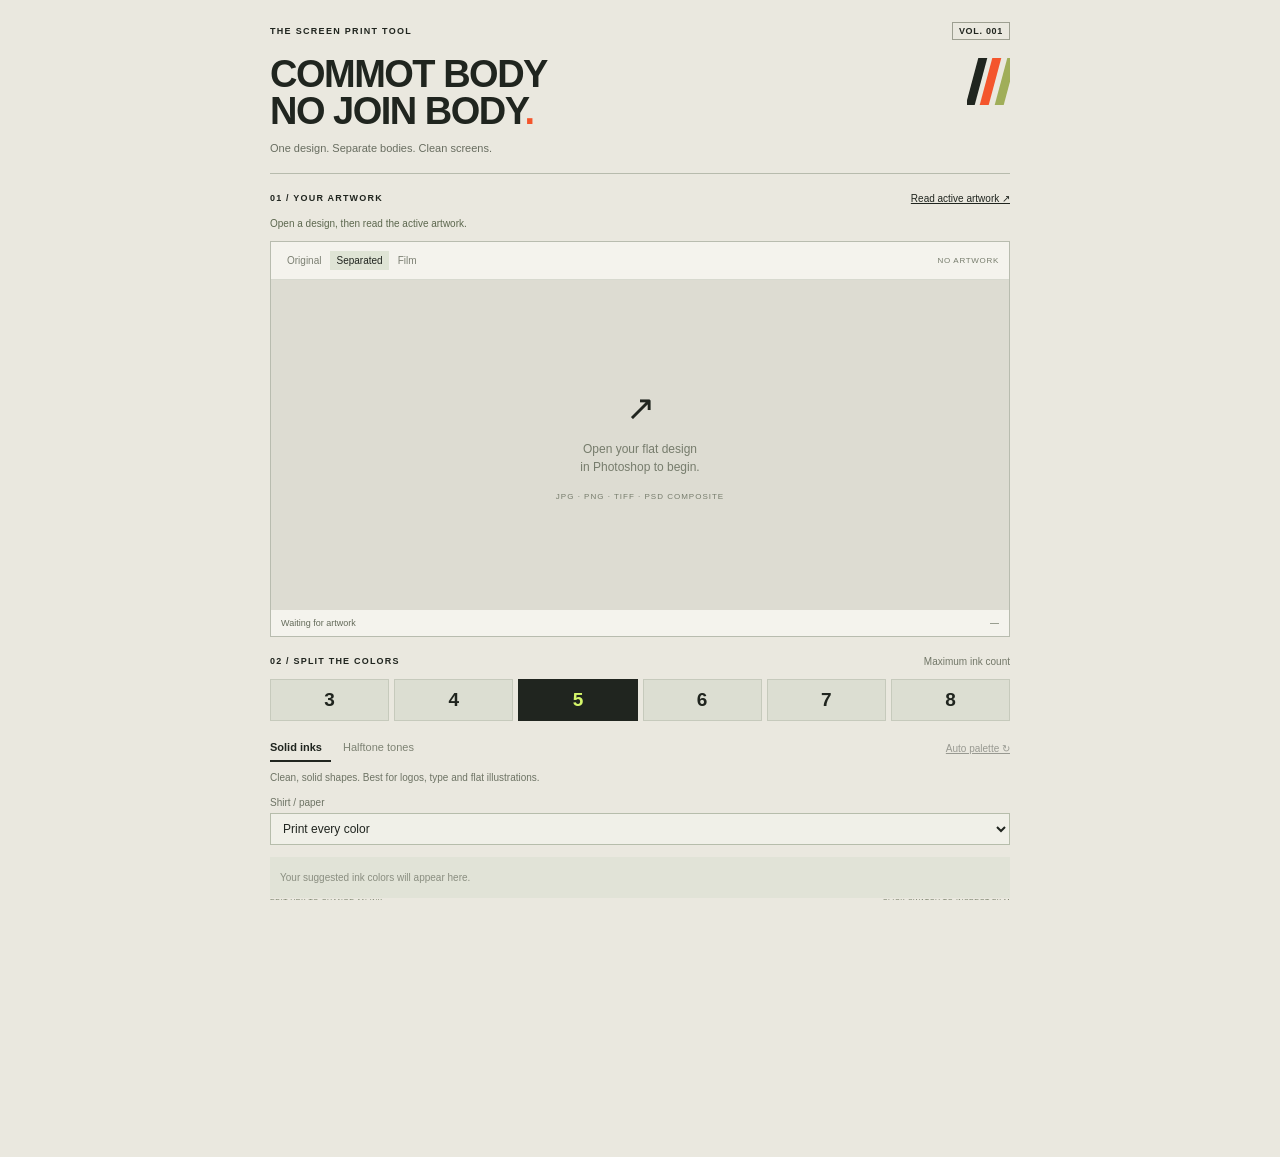
<file: plugin/index.html>
<!DOCTYPE html>
<html>
<head><meta charset="utf-8"><title>COMMOT BODY NO JOIN BODY</title><link rel="stylesheet" href="styles.css"></head>
<body>
<main class="panel">
  <header class="brand">
    <div class="eyebrow"><span>THE SCREEN PRINT TOOL</span><span class="edition">VOL. 001</span></div>
    <div class="brandline"><h1>COMMOT BODY<br>NO JOIN BODY<span class="period">.</span></h1><div class="mark"><div></div><div></div><div></div></div></div>
    <p class="tagline">One design. Separate bodies. Clean screens.</p>
  </header>
  <div id="demoNote" class="demo-note" style="display:none">INTERACTIVE PREVIEW · OUTPUTS RUN IN PHOTOSHOP</div>
  <section class="source-section">
    <div class="section-heading"><span class="section-label">01 / YOUR ARTWORK</span><button id="readArtwork" class="text-button" title="Read the visible composite of the active Photoshop document">Read active artwork ↗</button></div>
    <p id="readStatus" class="capture-status" role="status">Open a design, then read the active artwork.</p>
    <div class="preview-card">
      <div class="preview-toolbar"><div class="tabs"><button id="viewOriginal" class="tab">Original</button><button id="viewSeparated" class="tab active">Separated</button><button id="viewFilm" class="tab">Film</button></div><span id="previewBadge" class="preview-badge">NO ARTWORK</span></div>
      <div id="previewStage" class="preview-stage"><img id="previewImage" alt="Artwork separation preview" style="display:none"><div id="emptyState" class="empty-state"><div class="empty-symbol">↗</div><p>Open your flat design<br>in Photoshop to begin.</p><span>JPG · PNG · TIFF · PSD COMPOSITE</span></div></div>
      <div class="preview-footer"><span id="sourceName">Waiting for artwork</span><span id="sourceSize">—</span></div>
    </div>
  </section>
  <section class="controls-section">
    <div class="section-heading"><span class="section-label">02 / SPLIT THE COLORS</span><span id="inkSummary" class="subtle">Maximum ink count</span></div>
    <div id="inkButtons" class="ink-counts" role="group" aria-label="Maximum ink colors"><button id="count3">3</button><button id="count4">4</button><button id="count5" class="active">5</button><button id="count6">6</button><button id="count7">7</button><button id="count8">8</button></div>
    <div class="mode-row"><div class="mode-buttons"><button id="modeSolid" class="active">Solid inks</button><button id="modeHalftone">Halftone tones</button></div><button id="resetPalette" class="text-button" disabled>Auto palette ↻</button></div>
    <p id="modeHint" class="hint">Clean, solid shapes. Best for logos, type and flat illustrations.</p>
    <div id="halftoneSettings" class="halftone-settings" style="display:none"><label>Lines / inch<input id="lpi" type="number" min="10" max="120" value="45"></label><label>Angle °<input id="angle" type="number" min="0" max="90" value="22.5" step="0.5"></label><div class="setting-note">Uses source DPI.<br>Export at final print size.</div></div>
    <div class="substrate-row"><label class="substrate-label">Shirt / paper<select id="substrate"><option value="none" selected>Print every color</option><option value="white">White · leave unprinted</option><option value="black">Black · leave unprinted</option><option value="custom">Custom · leave unprinted</option></select></label><label id="substrateHexWrap" class="custom-field" style="display:none">HEX<input id="substrateHex" type="text" value="#F5EBD8" maxlength="7"></label></div>
    <div id="toleranceWrap" class="tolerance-row" style="display:none"><label>Background tolerance<input id="tolerance" type="number" min="0" max="30" value="3"></label><span>Lower keeps more detail.</span></div>
    <div id="palette" class="palette"><p class="palette-placeholder">Your suggested ink colors will appear here.</p></div>
    <div class="palette-caption"><span>EDIT HEX TO CHANGE AN INK</span><span>CLICK SWATCH TO INSPECT FILM</span></div>
  </section>
  <section class="output-section">
    <div class="section-heading"><span class="section-label">03 / MAKE YOUR SCREENS</span><span class="subtle">Original size</span></div>
    <button id="createLayers" class="primary-button" disabled><span>Create ink layers</span><span>↗</span></button>
    <button id="exportFilms" class="secondary-button" disabled>Export 1-bit print films (.TIFF)</button>
    <div id="progressTrack" class="progress-track" style="display:none"><div id="progressFill"></div></div>
    <div class="status-row"><p id="status" role="status">Ready when your artwork is.</p><button id="cancel" class="text-button" style="display:none">Cancel</button></div>
    <p class="output-note">One ink per layer. One black film per screen.<br>Review fine dots at 100% before printing.</p>
  </section>
  <footer class="footer"><span>LESS WAHALA. MORE PRINT.</span><span>CBNJB / 1.0.1</span></footer>
</main>
<script src="index.js"></script>
</body>
</html>
</file>
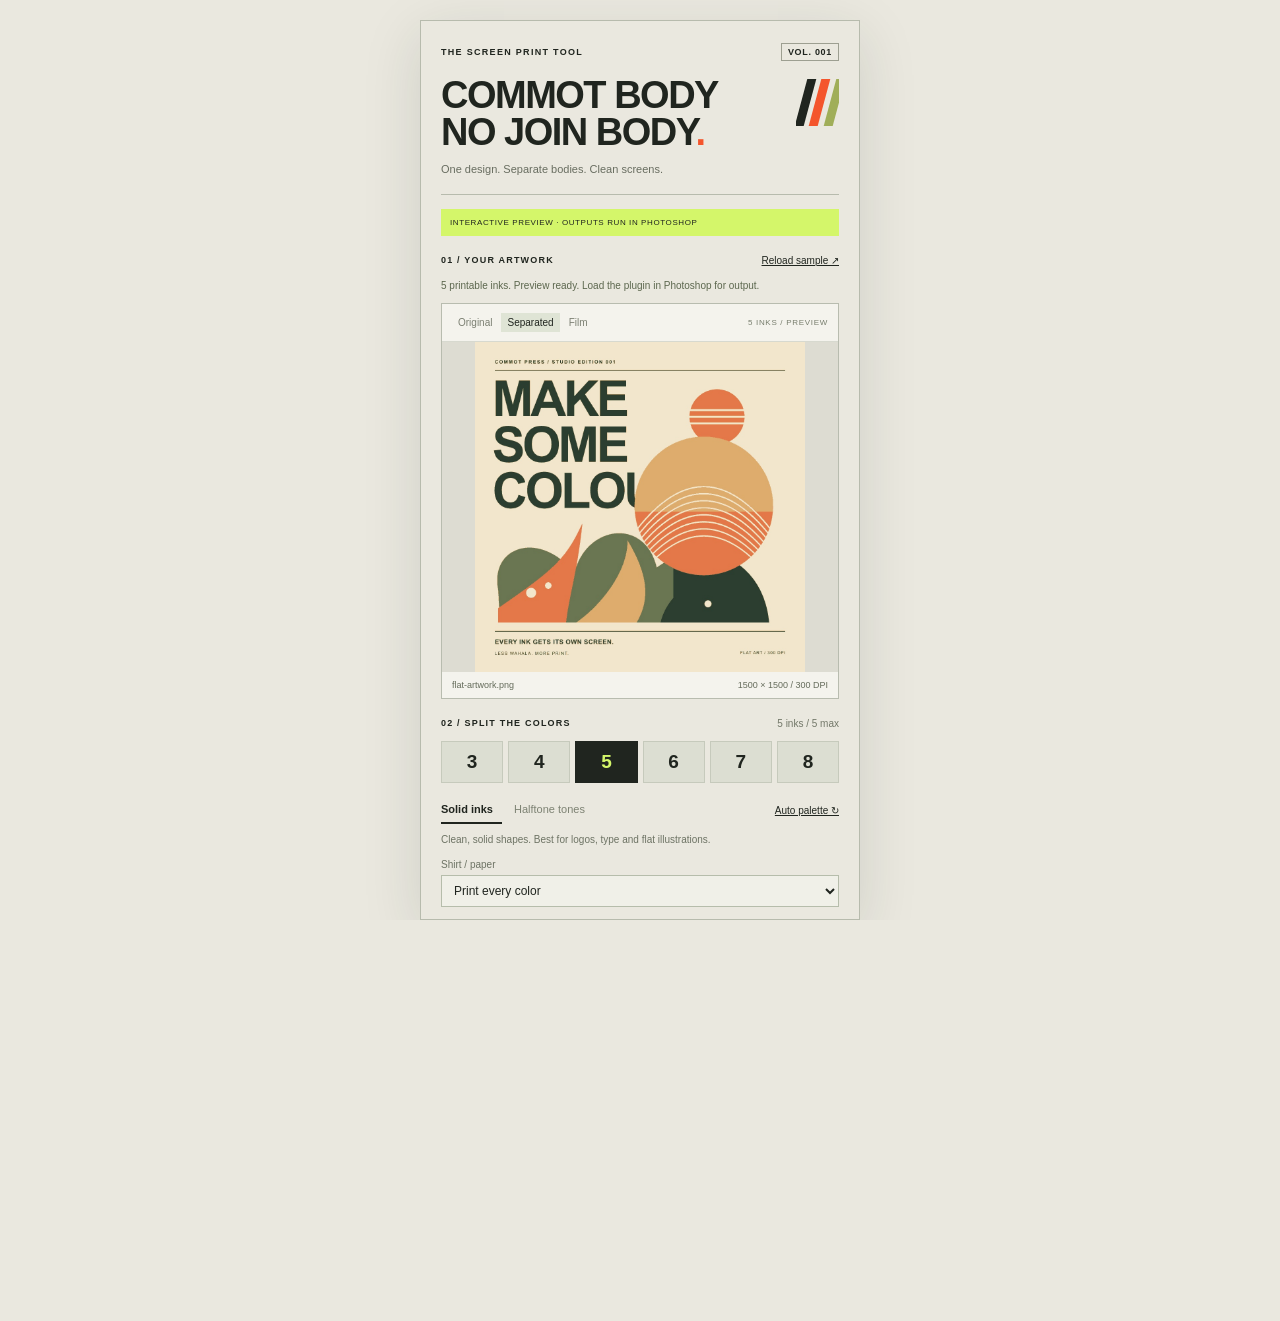
<file: demo/preview.html>
<!DOCTYPE html>
<html>
<head><meta charset="utf-8"><title>COMMOT BODY NO JOIN BODY</title><link rel="stylesheet" href="../plugin/styles.css"></head>
<body style="max-width:440px;margin:20px auto;border:1px solid #b7bbad;box-shadow:0 15px 55px #1e2a2622">
<main class="panel">
  <header class="brand">
    <div class="eyebrow"><span>THE SCREEN PRINT TOOL</span><span class="edition">VOL. 001</span></div>
    <div class="brandline"><h1>COMMOT BODY<br>NO JOIN BODY<span class="period">.</span></h1><div class="mark"><div></div><div></div><div></div></div></div>
    <p class="tagline">One design. Separate bodies. Clean screens.</p>
  </header>
  <div id="demoNote" class="demo-note" style="display:none">INTERACTIVE PREVIEW · OUTPUTS RUN IN PHOTOSHOP</div>
  <section class="source-section">
    <div class="section-heading"><span class="section-label">01 / YOUR ARTWORK</span><button id="readArtwork" class="text-button" title="Read the visible composite of the active Photoshop document">Read active artwork ↗</button></div>
    <p id="readStatus" class="capture-status" role="status">Open a design, then read the active artwork.</p>
    <div class="preview-card">
      <div class="preview-toolbar"><div class="tabs"><button id="viewOriginal" class="tab">Original</button><button id="viewSeparated" class="tab active">Separated</button><button id="viewFilm" class="tab">Film</button></div><span id="previewBadge" class="preview-badge">NO ARTWORK</span></div>
      <div id="previewStage" class="preview-stage"><img id="previewImage" alt="Artwork separation preview" style="display:none"><div id="emptyState" class="empty-state"><div class="empty-symbol">↗</div><p>Open your flat design<br>in Photoshop to begin.</p><span>JPG · PNG · TIFF · PSD COMPOSITE</span></div></div>
      <div class="preview-footer"><span id="sourceName">Waiting for artwork</span><span id="sourceSize">—</span></div>
    </div>
  </section>
  <section class="controls-section">
    <div class="section-heading"><span class="section-label">02 / SPLIT THE COLORS</span><span id="inkSummary" class="subtle">Maximum ink count</span></div>
    <div id="inkButtons" class="ink-counts" role="group" aria-label="Maximum ink colors"><button id="count3">3</button><button id="count4">4</button><button id="count5" class="active">5</button><button id="count6">6</button><button id="count7">7</button><button id="count8">8</button></div>
    <div class="mode-row"><div class="mode-buttons"><button id="modeSolid" class="active">Solid inks</button><button id="modeHalftone">Halftone tones</button></div><button id="resetPalette" class="text-button" disabled>Auto palette ↻</button></div>
    <p id="modeHint" class="hint">Clean, solid shapes. Best for logos, type and flat illustrations.</p>
    <div id="halftoneSettings" class="halftone-settings" style="display:none"><label>Lines / inch<input id="lpi" type="number" min="10" max="120" value="45"></label><label>Angle °<input id="angle" type="number" min="0" max="90" value="22.5" step="0.5"></label><div class="setting-note">Uses source DPI.<br>Export at final print size.</div></div>
    <div class="substrate-row"><label class="substrate-label">Shirt / paper<select id="substrate"><option value="none" selected>Print every color</option><option value="white">White · leave unprinted</option><option value="black">Black · leave unprinted</option><option value="custom">Custom · leave unprinted</option></select></label><label id="substrateHexWrap" class="custom-field" style="display:none">HEX<input id="substrateHex" type="text" value="#F5EBD8" maxlength="7"></label></div>
    <div id="toleranceWrap" class="tolerance-row" style="display:none"><label>Background tolerance<input id="tolerance" type="number" min="0" max="30" value="3"></label><span>Lower keeps more detail.</span></div>
    <div id="palette" class="palette"><p class="palette-placeholder">Your suggested ink colors will appear here.</p></div>
    <div class="palette-caption"><span>EDIT HEX TO CHANGE AN INK</span><span>CLICK SWATCH TO INSPECT FILM</span></div>
  </section>
  <section class="output-section">
    <div class="section-heading"><span class="section-label">03 / MAKE YOUR SCREENS</span><span class="subtle">Original size</span></div>
    <button id="createLayers" class="primary-button" disabled><span>Create ink layers</span><span>↗</span></button>
    <button id="exportFilms" class="secondary-button" disabled>Export 1-bit print films (.TIFF)</button>
    <div id="progressTrack" class="progress-track" style="display:none"><div id="progressFill"></div></div>
    <div class="status-row"><p id="status" role="status">Ready when your artwork is.</p><button id="cancel" class="text-button" style="display:none">Cancel</button></div>
    <p class="output-note">One ink per layer. One black film per screen.<br>Review fine dots at 100% before printing.</p>
  </section>
  <footer class="footer"><span>LESS WAHALA. MORE PRINT.</span><span>CBNJB / 1.0.1</span></footer>
</main>
<script src="../plugin/lib/separation.js"></script>
<script src="demo-host.js"></script>
<script src="../plugin/index.js"></script>
</body>
</html>
</file>
<file: plugin/styles.css>
* { box-sizing: border-box; }
html { display:block; height:100%; overflow:hidden; }
body { display:block; width:100%; height:100%; overflow:auto; }
main, header, section, footer, p, h1, .empty-state, .ink-coverage, .setting-note { display:block; }
title { display:none; }
body { margin:0; background:#eae8df; color:#20251f; font-family:Arial, sans-serif; font-size:12px; }
button, input, select { font-family:Arial,sans-serif; font-size:12px; }
button { cursor:pointer; color:#20251f; border:0; border-radius:0; }
button:disabled { opacity:0.4; cursor:default; }
button:focus, input:focus, select:focus { outline:2px solid #55713c; outline-offset:2px; }
.panel { display:block; padding:22px 20px 16px; width:100%; min-width:0; max-width:780px; margin:0 auto; }
.eyebrow,.section-heading,.brandline,.preview-toolbar,.preview-footer,.mode-row,.substrate-row,.tolerance-row,.palette-caption,.status-row,.footer { display:flex; align-items:center; justify-content:space-between; }
.eyebrow { font-size:9px; letter-spacing:1.3px; font-weight:700; margin-bottom:16px; }
.edition { font-size:9px; letter-spacing:0.7px; border:1px solid #9d9f91; padding:3px 6px; }
.brandline { align-items:flex-start; }
h1 { margin:0; font-size:29px; letter-spacing:-1.5px; line-height:0.98; font-weight:900; }
.period { color:#f4552c; }
.mark { display:flex; margin:2px 0 0 7px; height:47px; width:43px; overflow:hidden; }
.mark div { width:10px; height:47px; margin-left:5px; background:#20251f; transform:skew(-15deg); }
.mark div:nth-child(2) { background:#f4552c; }
.mark div:nth-child(3) { background:#a0ae59; }
.tagline { color:#686d60; font-size:11px; margin:12px 0 19px; }
.brand { display:block; border-bottom:1px solid #b7bbad; }
.source-section, .controls-section, .output-section { display:block; width:100%; min-width:0; }
.capture-status { display:block; font-size:10px; line-height:1.5; color:#5c674e; margin:0 0 10px; }
.capture-status.error { color:#a33920; background:#f4ddd1; padding:8px; }
.section-heading { margin:16px 0 10px; min-height:16px; }
.section-label { font-size:9px; letter-spacing:1.2px; font-weight:700; }
.subtle { color:#727768; font-size:10px; }
.text-button { background:transparent; padding:2px 0 2px 6px; font-size:10px; text-decoration:underline; }
.preview-card { border:1px solid #b8bcaf; background:#f4f3ed; }
.preview-toolbar { padding:9px 10px; border-bottom:1px solid #d7d9cf; }
.tabs { display:flex; }
.tab { background:transparent; color:#7b7f72; font-size:10px; padding:4px 6px; margin-right:3px; }
.tab.active { color:#20251f; background:#dfe4d5; }
.preview-badge { font-size:8px; letter-spacing:0.7px; color:#777d6d; }
.preview-stage { display:flex; align-items:center; justify-content:center; width:100%; height:238px; background:#dddcd2; overflow:hidden; }
.preview-stage img { object-fit:contain; max-width:100%; max-height:100%; }
.empty-state { text-align:center; color:#767c6c; padding:20px; }
.empty-symbol { font-size:35px; color:#20251f; }
.empty-state p { margin:12px 0; line-height:1.5; }
.empty-state span { font-size:8px; letter-spacing:1px; }
.preview-footer { padding:8px 10px; font-size:9px; color:#646b5a; }
#sourceName { overflow:hidden; white-space:nowrap; text-overflow:ellipsis; max-width:62%; }
#sourceSize { text-align:right; }
.ink-counts { display:flex; width:100%; }
.ink-counts button { flex:1; min-width:0; width:0; margin-right:5px; background:#dcded2; border:1px solid #c6cabc; padding:9px 0; font-size:19px; font-weight:700; }
.ink-counts button:last-child { margin-right:0; }
.ink-counts button.active { background:#20251f; color:#d4f66a; border-color:#20251f; }
.mode-row { margin-top:13px; }
.mode-buttons { display:flex; }
.mode-buttons button { background:transparent; border-bottom:2px solid transparent; font-size:11px; color:#7d8273; padding:7px 9px 7px 0; margin-right:12px; }
.mode-buttons button.active { border-bottom-color:#20251f; color:#20251f; font-weight:700; }
.hint { font-size:10px; line-height:1.5; color:#6d7364; margin:8px 0 12px; }
.halftone-settings { display:flex; margin:12px 0; padding:10px; background:#dfe3d4; }
.halftone-settings label { display:flex; flex-direction:column; align-items:stretch; width:78px; font-size:9px; margin-right:10px; }
input { display:block; width:100%; background:#f5f4ee; color:#20251f; border:1px solid #b6bdab; padding:7px 8px; border-radius:0; height:30px; }
.halftone-settings input { margin-top:5px; }
.setting-note { font-size:9px; line-height:1.6; color:#6a725d; padding-top:15px; }
.substrate-row { align-items:flex-end; margin-bottom:12px; }
.substrate-label { display:flex; flex-direction:column; align-items:stretch; flex:1; font-size:10px; color:#6d7364; }
select { display:block; width:100%; margin-top:5px; height:32px; border:1px solid #b6bdab; background:#f0f0e8; color:#20251f; border-radius:0; padding:6px 8px; }
.custom-field { display:flex; flex-direction:column; align-items:stretch; width:90px; margin-left:10px; font-size:9px; }
.custom-field input { margin-top:5px; }
.tolerance-row { margin-bottom:12px; font-size:9px; color:#6d7364; }
.tolerance-row label { display:flex; align-items:center; }
.tolerance-row input { width:48px; margin-left:10px; }
.palette { display:flex; flex-wrap:wrap; margin-top:2px; }
.palette-placeholder { width:100%; color:#8a8e80; background:#e1e3d7; padding:15px 10px; font-size:10px; margin:0; }
.ink { width:25%; padding:0 5px 8px 0; }
.ink:nth-child(4n) { padding-right:0; }
.swatch { display:flex; justify-content:space-between; align-items:center; width:100%; height:35px; border:1px solid #a6ad99; padding:5px 7px; font-size:9px; }
.swatch.selected { border:2px solid #20251f; }
.swatch-number { background:#f3f2e8; color:#20251f; padding:2px 4px; }
.hex-input { font-family:monospace; margin-top:3px; height:24px; font-size:10px; padding:3px 4px; background:#f0f0e7; }
.ink-coverage { font-size:8px; color:#757e68; margin:3px 0 0 2px; }
.palette-caption { font-size:7px; letter-spacing:0.5px; color:#79816b; margin:0 0 15px; }
.output-section { border-top:1px solid #b7bbad; }
.primary-button { display:flex; align-items:center; justify-content:space-between; width:100%; background:#d4f66a; border:1px solid #20251f; padding:12px 14px; font-size:13px; font-weight:700; }
.secondary-button { width:100%; background:transparent; border:1px solid #a6af96; padding:10px; margin-top:7px; font-size:11px; }
.status-row { align-items:flex-start; }
#status { font-size:10px; color:#5c674f; line-height:1.5; margin:10px 0 5px; }
#status.error { color:#a33920; }
#cancel { margin-top:9px; }
.output-note { font-size:9px; line-height:1.5; color:#7a826e; margin:3px 0 15px; }
.progress-track { width:100%; height:3px; background:#ccd3be; margin-top:10px; }
#progressFill { height:3px; width:0%; background:#55713c; }
.footer { border-top:1px solid #b7bbad; padding-top:11px; font-size:8px; letter-spacing:1px; color:#79816c; }
.demo-note { margin-top:14px; padding:9px; background:#d4f66a; color:#20251f; font-size:8px; letter-spacing:0.6px; }
@media (min-width:600px) { .preview-stage { height:330px; } h1 { font-size:38px; } }
</file>
